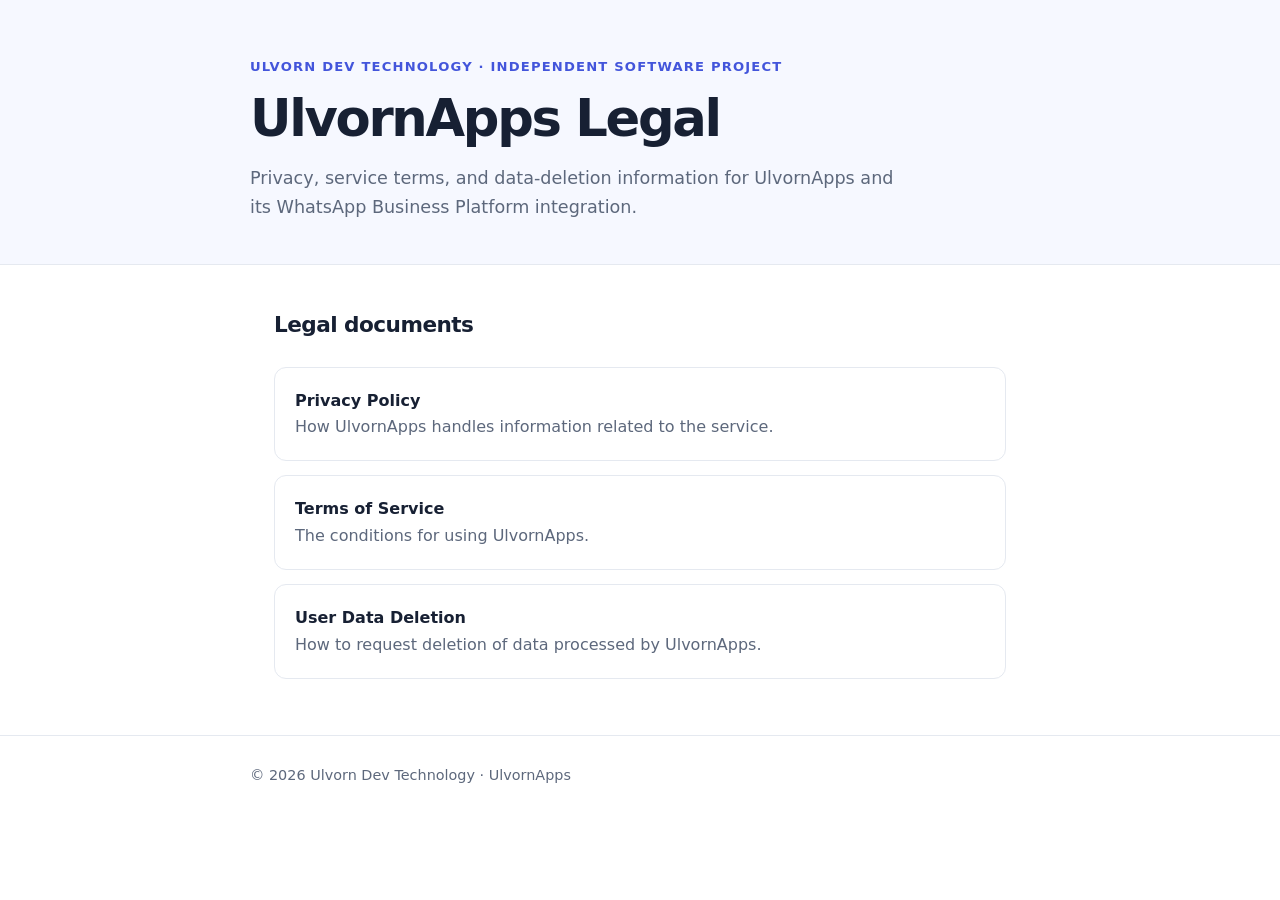
<file: index.html>
<!doctype html>
<html lang="en">
  <head>
    <meta charset="utf-8">
    <meta name="viewport" content="width=device-width, initial-scale=1">
    <title>UlvornApps Legal</title>
    <meta name="description" content="Legal information for UlvornApps by Ulvorn Dev Technology, an independent software project.">
    <link rel="stylesheet" href="style.css">
  </head>
  <body>
    <header><div class="wrap">
      <p class="eyebrow">Ulvorn Dev Technology · Independent Software Project</p>
      <h1>UlvornApps Legal</h1>
      <p class="lede">Privacy, service terms, and data-deletion information for UlvornApps and its WhatsApp Business Platform integration.</p>
    </div></header>
    <main class="wrap">
      <h2>Legal documents</h2>
      <div class="cards">
        <a class="card" href="privacy.html"><strong>Privacy Policy</strong><span>How UlvornApps handles information related to the service.</span></a>
        <a class="card" href="terms.html"><strong>Terms of Service</strong><span>The conditions for using UlvornApps.</span></a>
        <a class="card" href="data-deletion.html"><strong>User Data Deletion</strong><span>How to request deletion of data processed by UlvornApps.</span></a>
      </div>
    </main>
    <footer><div class="wrap"><p>© 2026 Ulvorn Dev Technology · UlvornApps</p></div></footer>
  </body>
</html>
</file>
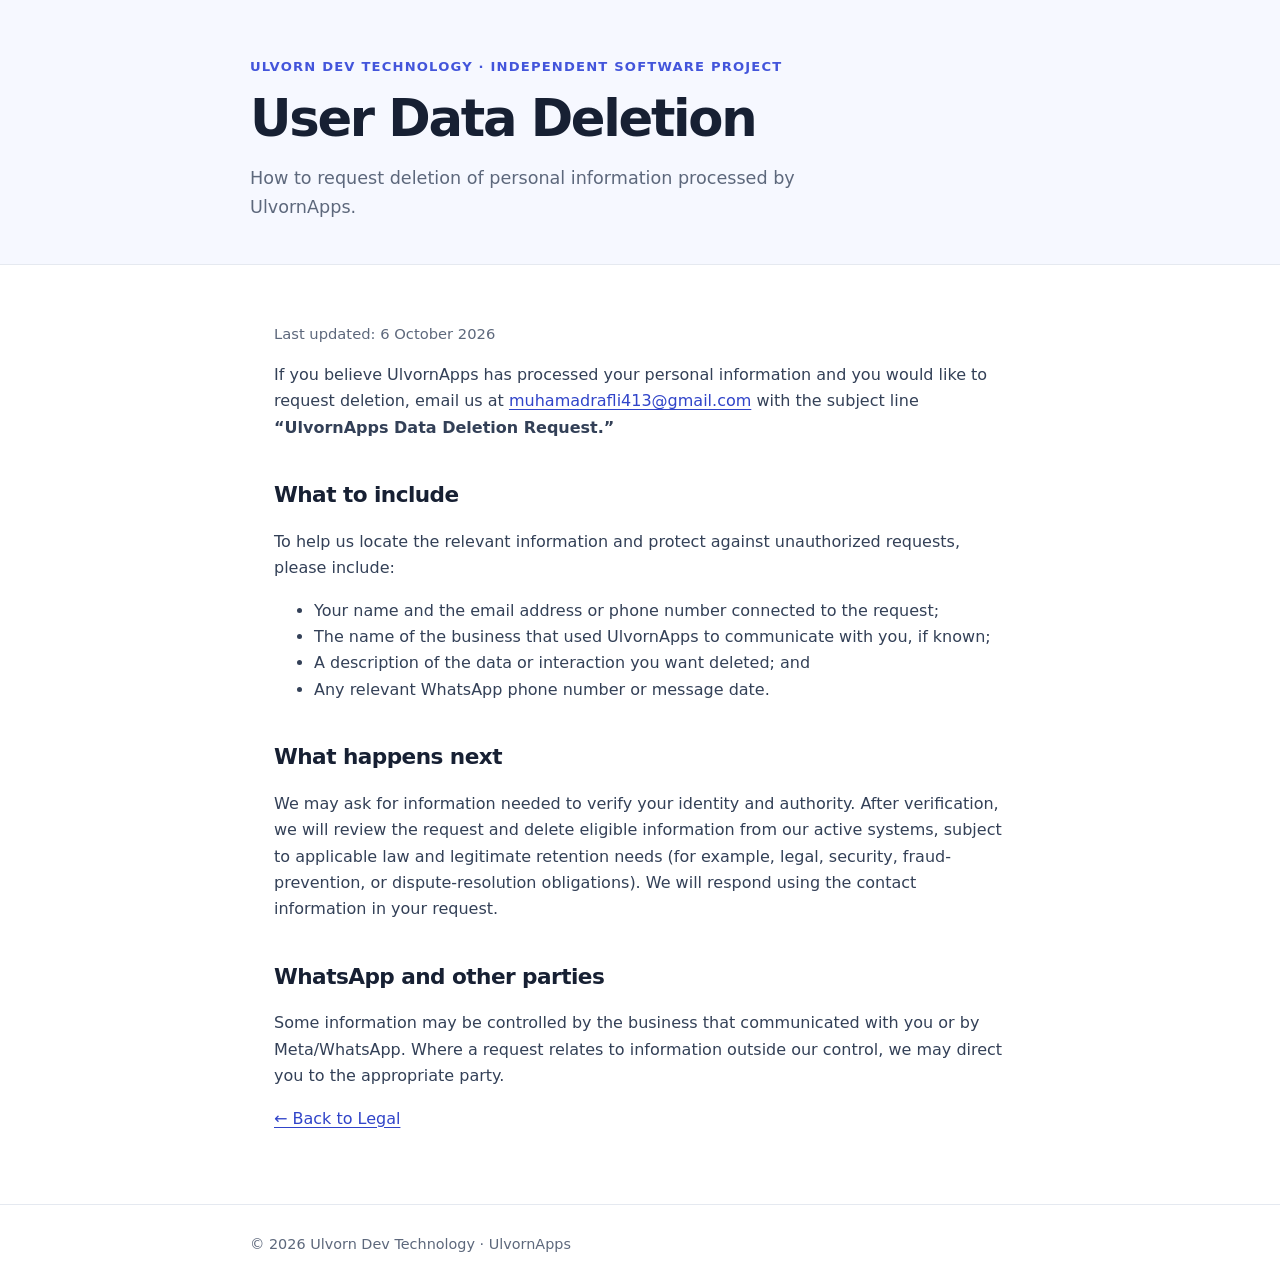
<file: data-deletion.html>
<!doctype html>
<html lang="en">
  <head><meta charset="utf-8"><meta name="viewport" content="width=device-width, initial-scale=1"><title>User Data Deletion | UlvornApps</title><meta name="description" content="Data deletion instructions for UlvornApps."><link rel="stylesheet" href="style.css"></head>
  <body>
    <header><div class="wrap"><p class="eyebrow">Ulvorn Dev Technology · Independent Software Project</p><h1>User Data Deletion</h1><p class="lede">How to request deletion of personal information processed by UlvornApps.</p></div></header>
    <main class="wrap">
      <p class="meta">Last updated: 6 October 2026</p>
      <p>If you believe UlvornApps has processed your personal information and you would like to request deletion, email us at <a href="mailto:muhamadrafli413@gmail.com">muhamadrafli413@gmail.com</a> with the subject line <strong>&ldquo;UlvornApps Data Deletion Request.&rdquo;</strong></p>
      <h2>What to include</h2>
      <p>To help us locate the relevant information and protect against unauthorized requests, please include:</p>
      <ul><li>Your name and the email address or phone number connected to the request;</li><li>The name of the business that used UlvornApps to communicate with you, if known;</li><li>A description of the data or interaction you want deleted; and</li><li>Any relevant WhatsApp phone number or message date.</li></ul>
      <h2>What happens next</h2>
      <p>We may ask for information needed to verify your identity and authority. After verification, we will review the request and delete eligible information from our active systems, subject to applicable law and legitimate retention needs (for example, legal, security, fraud-prevention, or dispute-resolution obligations). We will respond using the contact information in your request.</p>
      <h2>WhatsApp and other parties</h2>
      <p>Some information may be controlled by the business that communicated with you or by Meta/WhatsApp. Where a request relates to information outside our control, we may direct you to the appropriate party.</p>
      <p><a href="index.html">← Back to Legal</a></p>
    </main><footer><div class="wrap"><p>© 2026 Ulvorn Dev Technology · UlvornApps</p></div></footer>
  </body>
</html>
</file>
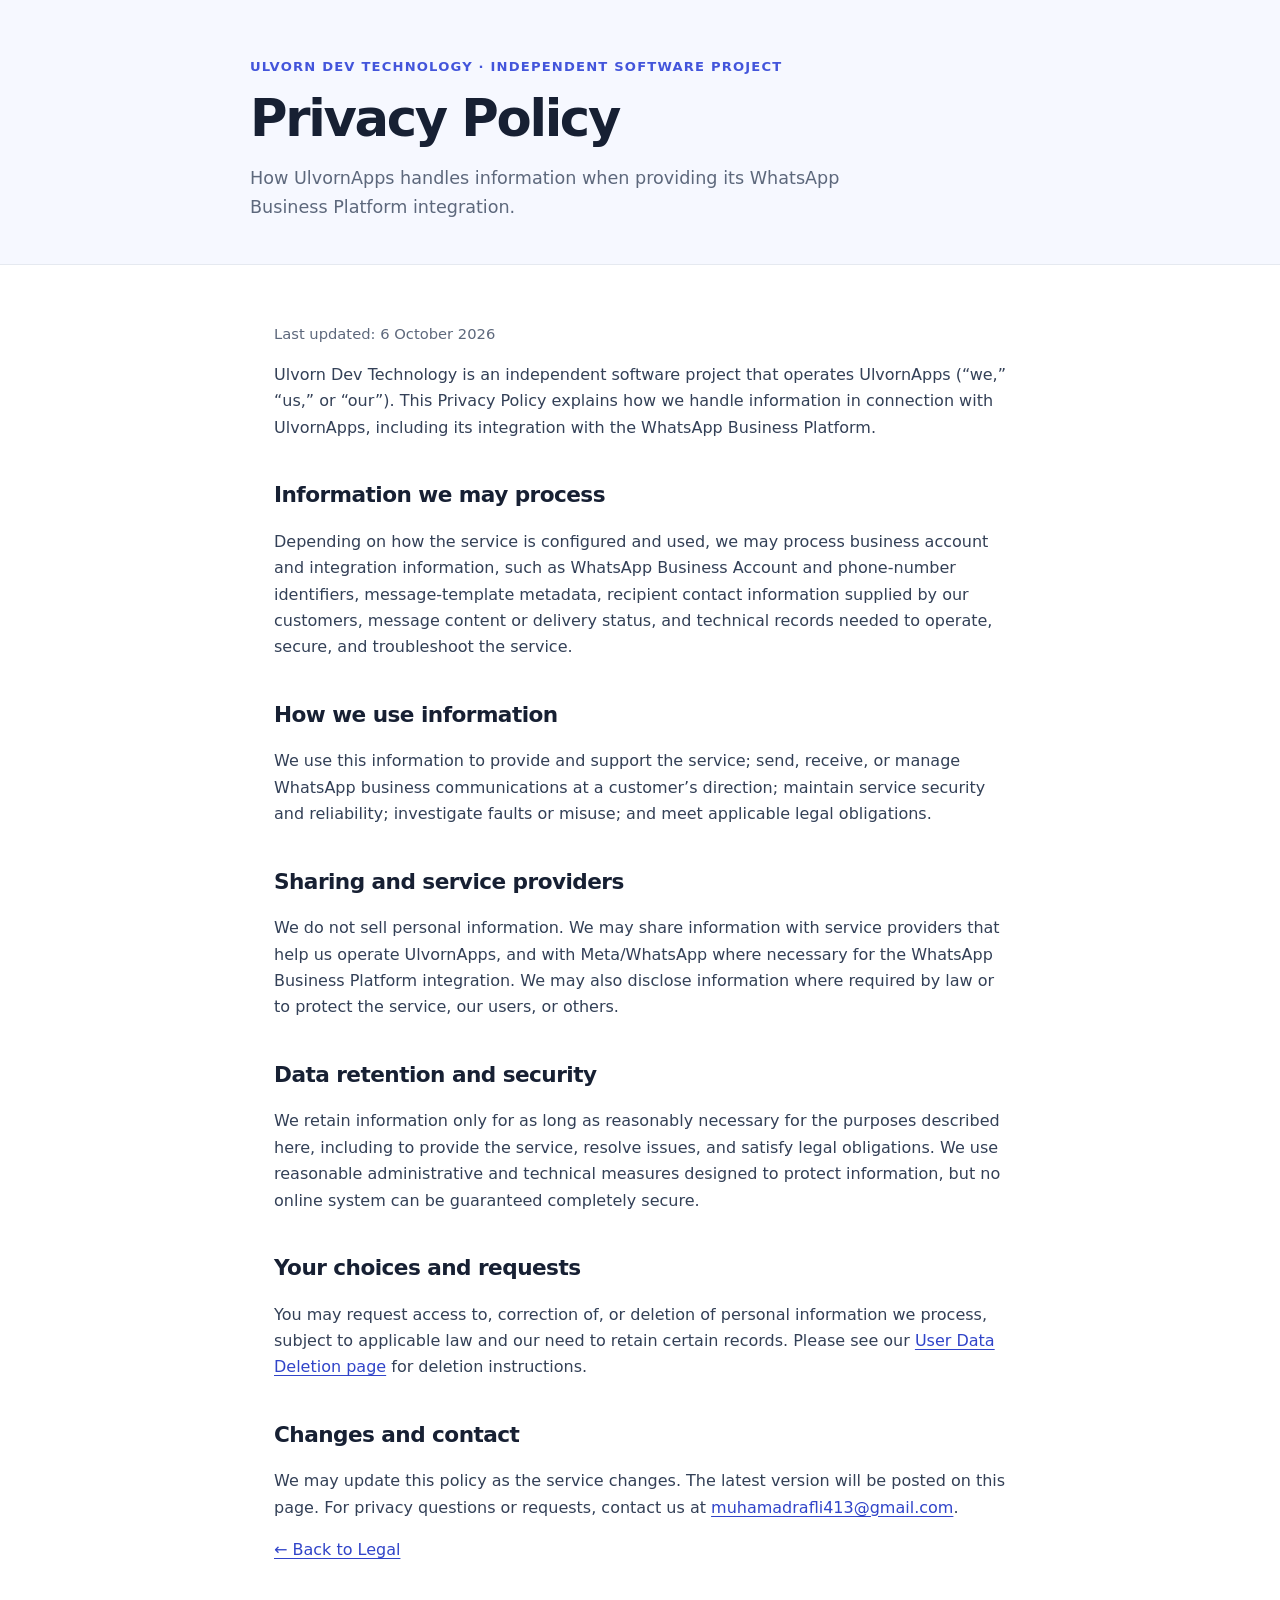
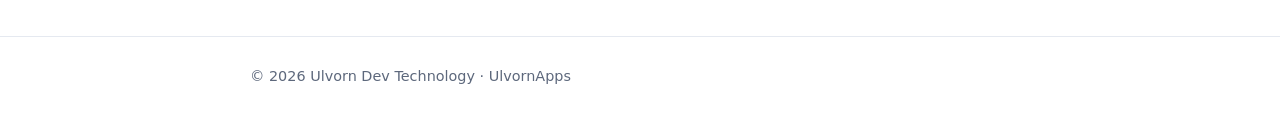
<file: privacy.html>
<!doctype html>
<html lang="en">
  <head><meta charset="utf-8"><meta name="viewport" content="width=device-width, initial-scale=1"><title>Privacy Policy | UlvornApps</title><meta name="description" content="Privacy Policy for UlvornApps."><link rel="stylesheet" href="style.css"></head>
  <body>
    <header><div class="wrap"><p class="eyebrow">Ulvorn Dev Technology · Independent Software Project</p><h1>Privacy Policy</h1><p class="lede">How UlvornApps handles information when providing its WhatsApp Business Platform integration.</p></div></header>
    <main class="wrap">
      <p class="meta">Last updated: 6 October 2026</p>
      <p>Ulvorn Dev Technology is an independent software project that operates UlvornApps (&ldquo;we,&rdquo; &ldquo;us,&rdquo; or &ldquo;our&rdquo;). This Privacy Policy explains how we handle information in connection with UlvornApps, including its integration with the WhatsApp Business Platform.</p>
      <h2>Information we may process</h2>
      <p>Depending on how the service is configured and used, we may process business account and integration information, such as WhatsApp Business Account and phone-number identifiers, message-template metadata, recipient contact information supplied by our customers, message content or delivery status, and technical records needed to operate, secure, and troubleshoot the service.</p>
      <h2>How we use information</h2>
      <p>We use this information to provide and support the service; send, receive, or manage WhatsApp business communications at a customer&rsquo;s direction; maintain service security and reliability; investigate faults or misuse; and meet applicable legal obligations.</p>
      <h2>Sharing and service providers</h2>
      <p>We do not sell personal information. We may share information with service providers that help us operate UlvornApps, and with Meta/WhatsApp where necessary for the WhatsApp Business Platform integration. We may also disclose information where required by law or to protect the service, our users, or others.</p>
      <h2>Data retention and security</h2>
      <p>We retain information only for as long as reasonably necessary for the purposes described here, including to provide the service, resolve issues, and satisfy legal obligations. We use reasonable administrative and technical measures designed to protect information, but no online system can be guaranteed completely secure.</p>
      <h2>Your choices and requests</h2>
      <p>You may request access to, correction of, or deletion of personal information we process, subject to applicable law and our need to retain certain records. Please see our <a href="data-deletion.html">User Data Deletion page</a> for deletion instructions.</p>
      <h2>Changes and contact</h2>
      <p>We may update this policy as the service changes. The latest version will be posted on this page. For privacy questions or requests, contact us at <a href="mailto:muhamadrafli413@gmail.com">muhamadrafli413@gmail.com</a>.</p>
      <p><a href="index.html">← Back to Legal</a></p>
    </main><footer><div class="wrap"><p>© 2026 Ulvorn Dev Technology · UlvornApps</p></div></footer>
  </body>
</html>
</file>
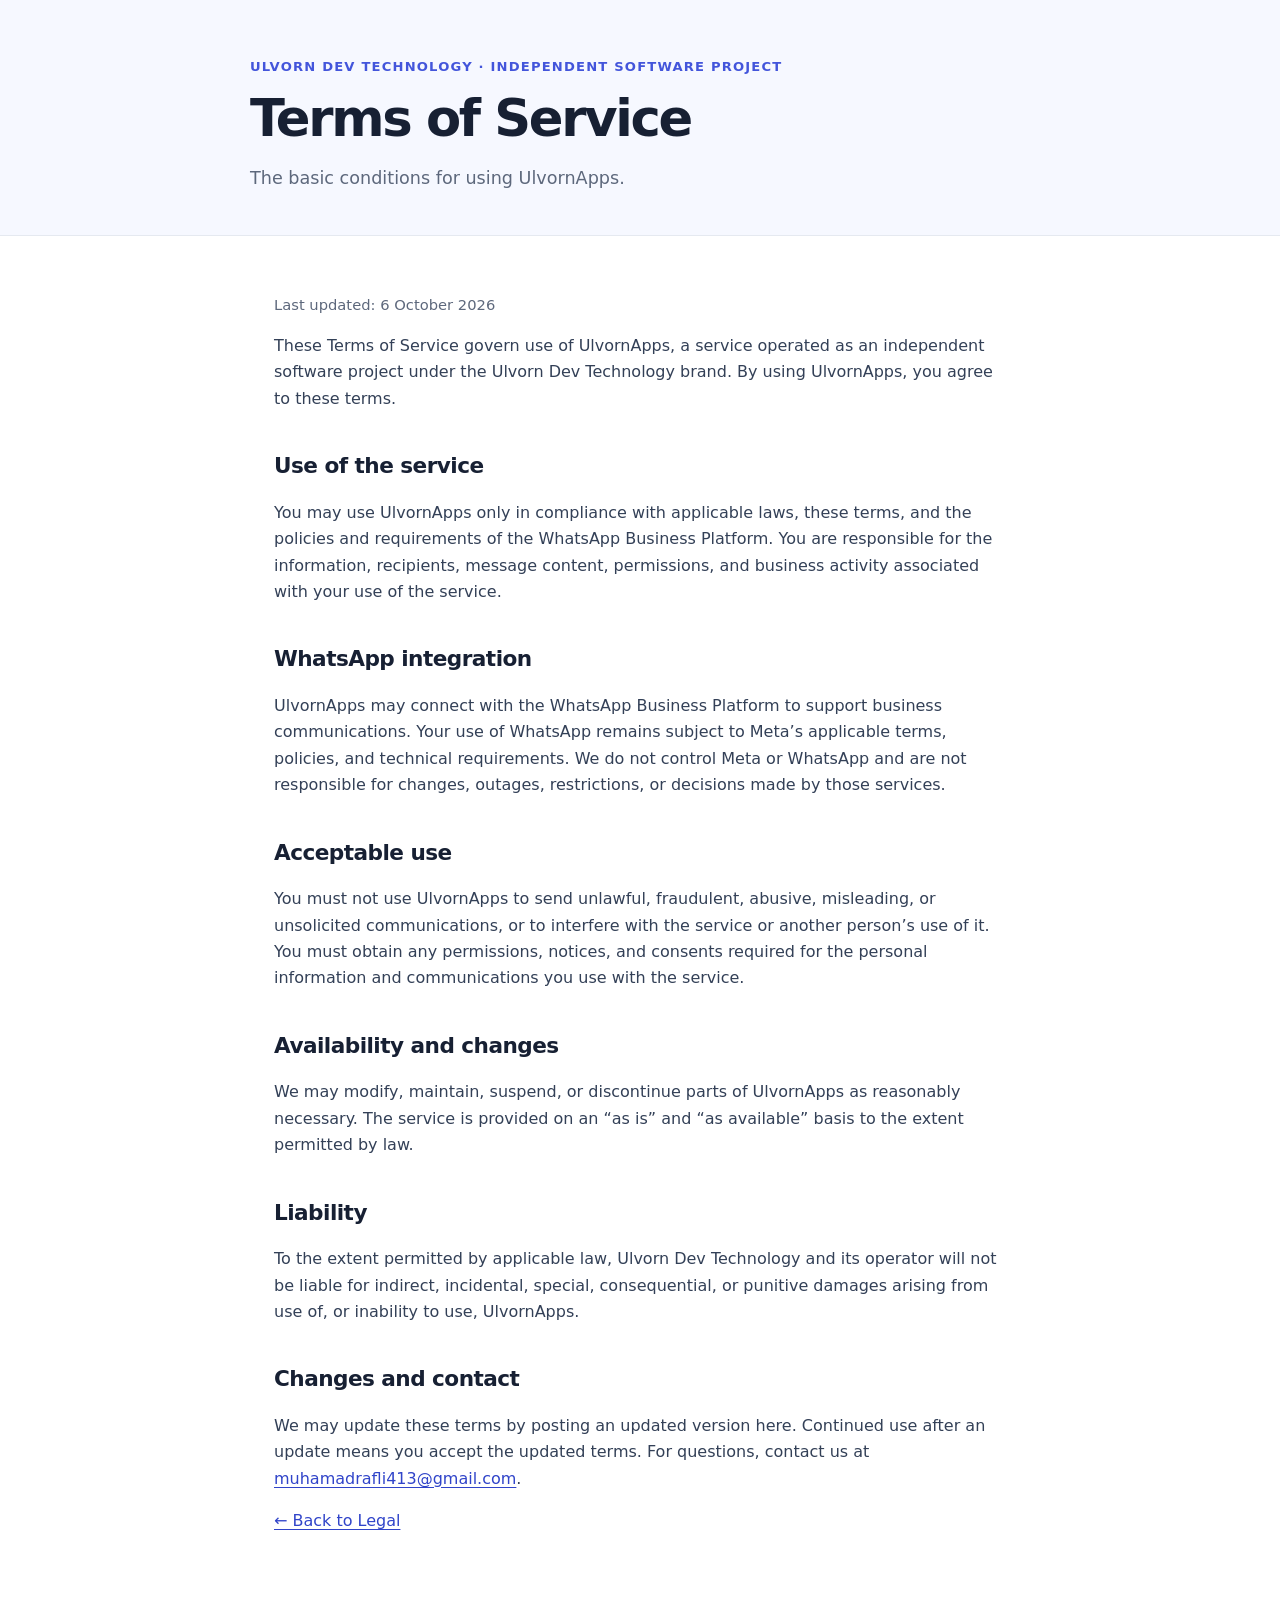
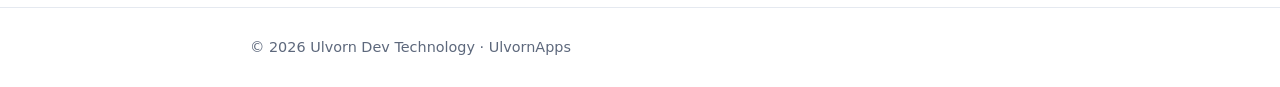
<file: terms.html>
<!doctype html>
<html lang="en">
  <head><meta charset="utf-8"><meta name="viewport" content="width=device-width, initial-scale=1"><title>Terms of Service | UlvornApps</title><meta name="description" content="Terms of Service for UlvornApps."><link rel="stylesheet" href="style.css"></head>
  <body>
    <header><div class="wrap"><p class="eyebrow">Ulvorn Dev Technology · Independent Software Project</p><h1>Terms of Service</h1><p class="lede">The basic conditions for using UlvornApps.</p></div></header>
    <main class="wrap">
      <p class="meta">Last updated: 6 October 2026</p>
      <p>These Terms of Service govern use of UlvornApps, a service operated as an independent software project under the Ulvorn Dev Technology brand. By using UlvornApps, you agree to these terms.</p>
      <h2>Use of the service</h2>
      <p>You may use UlvornApps only in compliance with applicable laws, these terms, and the policies and requirements of the WhatsApp Business Platform. You are responsible for the information, recipients, message content, permissions, and business activity associated with your use of the service.</p>
      <h2>WhatsApp integration</h2>
      <p>UlvornApps may connect with the WhatsApp Business Platform to support business communications. Your use of WhatsApp remains subject to Meta&rsquo;s applicable terms, policies, and technical requirements. We do not control Meta or WhatsApp and are not responsible for changes, outages, restrictions, or decisions made by those services.</p>
      <h2>Acceptable use</h2>
      <p>You must not use UlvornApps to send unlawful, fraudulent, abusive, misleading, or unsolicited communications, or to interfere with the service or another person&rsquo;s use of it. You must obtain any permissions, notices, and consents required for the personal information and communications you use with the service.</p>
      <h2>Availability and changes</h2>
      <p>We may modify, maintain, suspend, or discontinue parts of UlvornApps as reasonably necessary. The service is provided on an &ldquo;as is&rdquo; and &ldquo;as available&rdquo; basis to the extent permitted by law.</p>
      <h2>Liability</h2>
      <p>To the extent permitted by applicable law, Ulvorn Dev Technology and its operator will not be liable for indirect, incidental, special, consequential, or punitive damages arising from use of, or inability to use, UlvornApps.</p>
      <h2>Changes and contact</h2>
      <p>We may update these terms by posting an updated version here. Continued use after an update means you accept the updated terms. For questions, contact us at <a href="mailto:muhamadrafli413@gmail.com">muhamadrafli413@gmail.com</a>.</p>
      <p><a href="index.html">← Back to Legal</a></p>
    </main><footer><div class="wrap"><p>© 2026 Ulvorn Dev Technology · UlvornApps</p></div></footer>
  </body>
</html>
</file>
<file: style.css>
:root { color-scheme: light; --ink:#172033; --muted:#5d687c; --line:#e5e9f0; --brand:#4355db; --wash:#f6f8ff; }
* { box-sizing:border-box; }
body { margin:0; font:16px/1.65 Inter, ui-sans-serif, system-ui, -apple-system, BlinkMacSystemFont, "Segoe UI", sans-serif; color:var(--ink); background:#fff; }
header { padding:56px 24px 42px; background:var(--wash); border-bottom:1px solid var(--line); }
.wrap { width:min(780px, 100%); margin:0 auto; }
.eyebrow { margin:0 0 12px; color:var(--brand); font-size:.82rem; font-weight:750; letter-spacing:.09em; text-transform:uppercase; }
h1 { margin:0; font-size:clamp(2rem, 5vw, 3.2rem); letter-spacing:-.045em; line-height:1.1; }
.lede { max-width:650px; margin:18px 0 0; color:var(--muted); font-size:1.1rem; }
main { padding:42px 24px 56px; }
h2 { margin:36px 0 12px; font-size:1.35rem; letter-spacing:-.025em; }
h2:first-child { margin-top:0; }
p, li { color:#334057; }
a { color:#3044c9; text-underline-offset:3px; }
.cards { display:grid; gap:14px; margin-top:24px; }
.card { display:block; padding:20px; color:inherit; text-decoration:none; border:1px solid var(--line); border-radius:12px; transition:border-color .15s, box-shadow .15s; }
.card:hover { border-color:#aeb8ff; box-shadow:0 5px 20px #263cc216; }
.card strong { display:block; color:var(--ink); }
.card span { color:var(--muted); }
.notice { padding:16px 18px; border-left:4px solid #f0b429; border-radius:4px; background:#fffbeb; color:#664d03; }
footer { padding:28px 24px; border-top:1px solid var(--line); color:var(--muted); font-size:.9rem; }
footer p { margin:0; color:inherit; }
.meta { color:var(--muted); font-size:.92rem; }
code { padding:.1em .3em; background:#f0f2f6; border-radius:4px; }
</file>
